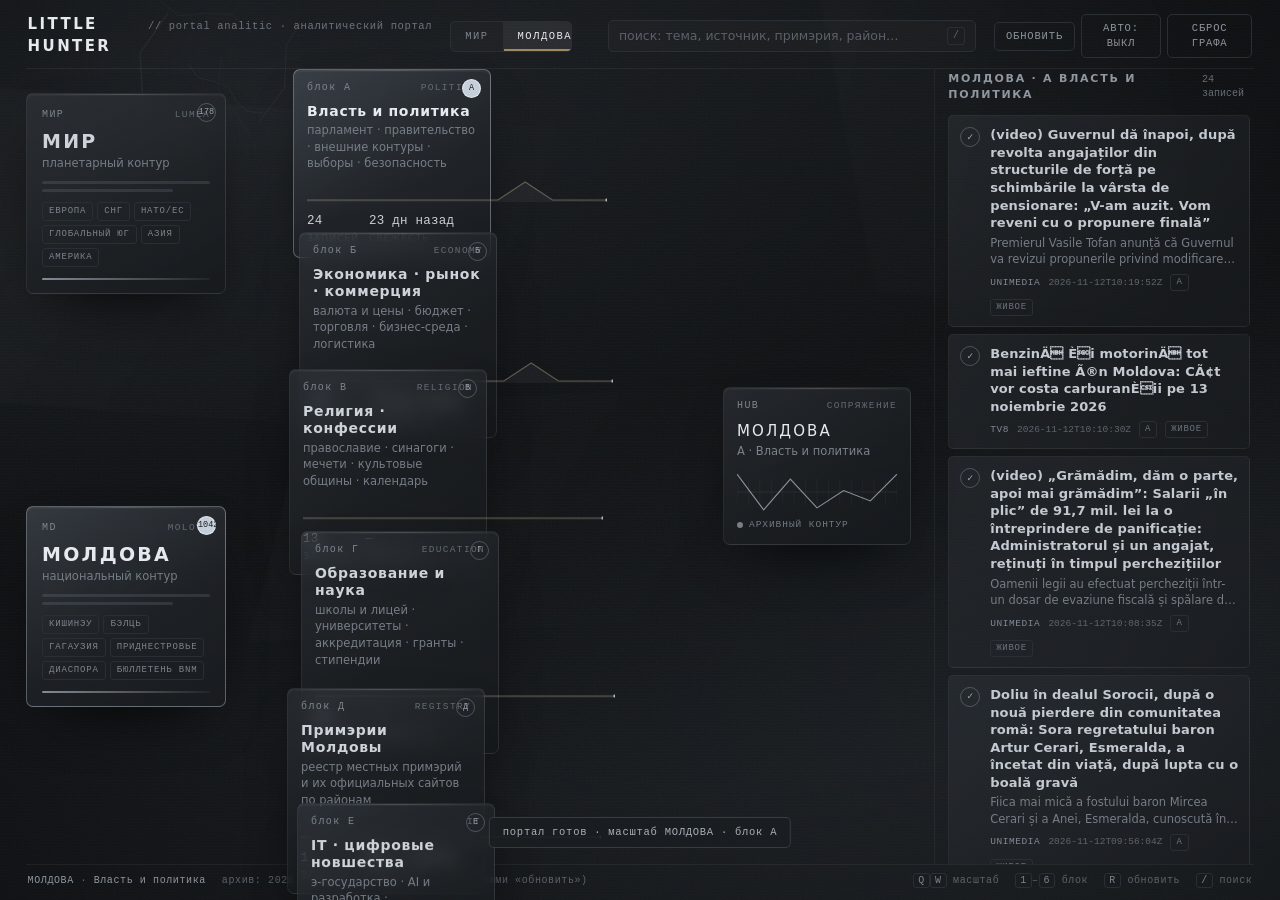
<file: index.html>
<!DOCTYPE html>
<html lang="ru">
<head>
<meta charset="utf-8">
<meta name="viewport" content="width=device-width,initial-scale=1">
<title>LITTLE HUNTER // PORTAL ANALITIC — МИР · МОЛДОВА</title>
<meta name="description" content="Локальный аналитический портал: граф из блоков-нодов. Два масштаба — МИР и МОЛДОВА; шесть тематических блоков: политика, экономика, религия, образование, примэрии Молдовы, IT.">
<link rel="stylesheet" href="app/ui.css">
<link rel="icon" href="data:image/svg+xml,%3Csvg xmlns='http://www.w3.org/2000/svg' viewBox='0 0 32 32'%3E%3Crect width='32' height='32' rx='5' fill='%23161a1e'/%3E%3Cg fill='none' stroke='%239fb0c0' stroke-width='1.4'%3E%3Crect x='6' y='6' width='9' height='7' rx='1.5'/%3E%3Crect x='17' y='12' width='9' height='7' rx='1.5'/%3E%3Crect x='6' y='19' width='9' height='7' rx='1.5'/%3E%3Cpath d='M15 9.5c4 0 2 5 2 6.5'/%3E%3C/g%3E%3C/svg%3E">
</head>
<body>
<div id="stage">
  <div id="bgbase"></div>
  <div class="ghost g1"></div>
  <div class="ghost g2"></div>
  <div class="ghost g3"></div>
  <canvas id="filaments"></canvas>
  <div id="grain"></div>
  <div id="scan"></div>
  <div id="vig"></div>

  <div id="shell">

    <header id="top">
      <div class="brand">
        <b>Little Hunter</b><i>// portal analitic · аналитический портал</i>
      </div>
      <div class="scopes" id="scopes" role="tablist" aria-label="Масштаб анализа">
        <button class="scope-pick" data-scope="WORLD" title="Планетарный контур: мировая политика, рынки, конфессии, наука, IT">МИР</button>
        <button class="scope-pick" data-scope="MD" title="Национальный контур: Молдова + реестр примэрий">МОЛДОВА</button>
      </div>
      <div class="spacer"></div>
      <label class="search" for="q" title="Поиск по ленте и по реестру примэрий">
        <input id="q" type="search" placeholder="поиск: тема, источник, примэрия, район…" autocomplete="off" spellcheck="false">
        <kbd>/</kbd>
      </label>
      <div class="ctrl">
        <button class="btn" id="btnLive" title="Подтянуть свежие данные из открытых источников (нужен интернет)">обновить</button>
        <button class="btn" id="btnAuto" title="Автообновление каждые 10 минут">авто: выкл</button>
        <button class="btn" id="btnReset" title="Вернуть узлы на типовые позиции">сброс графа</button>
      </div>
    </header>

    <main id="work">
      <section id="field">
        <svg id="wires" aria-hidden="true">
          <defs>
            <marker id="arw" viewBox="0 0 10 10" refX="9" refY="5" markerWidth="5.5" markerHeight="5.5" orient="auto-start-reverse">
              <path d="M0 1.2 L8.4 5 L0 8.8 z" fill="rgba(190,202,215,.55)"></path>
            </marker>
            <marker id="arwHot" viewBox="0 0 10 10" refX="9" refY="5" markerWidth="6" markerHeight="6" orient="auto-start-reverse">
              <path d="M0 1.2 L8.4 5 L0 8.8 z" fill="rgba(226,236,246,.9)"></path>
            </marker>
          </defs>
          <g id="wireLayer"></g>
        </svg>
        <div id="nodes"></div>
      </section>

      <aside id="stream">
        <div id="streamHead">
          <b id="streamTitle">Лента</b>
          <span class="cnt" id="streamCount"></span>
        </div>
        <div id="streamList"></div>
      </aside>
    </main>

    <footer id="bottom">
      <span><b id="stScope">—</b> · <b id="stTopic">—</b></span>
      <span id="stFresh">архив: —</span>
      <span id="stNet">сеть: —</span>
      <span class="sp"></span>
      <span id="fx"></span>
      <span class="sp"></span>
      <span><span class="k">Q</span><span class="k">W</span> масштаб</span>
      <span><span class="k">1</span>–<span class="k">6</span> блок</span>
      <span><span class="k">R</span> обновить</span>
      <span><span class="k">/</span> поиск</span>
    </footer>
  </div>

  <div id="reader"><div id="readerBox"></div></div>
  <div id="toast"></div>
</div>

<!-- ---- данные (собираются офлайн-конвейером и живыми источниками) ---- -->
<script src="data/feeds.js"></script>
<script src="data/primarii.js"></script>
<script src="data/reference.js"></script>
<script src="data/sources.js"></script>

<!-- ---- ядро портала ---- -->
<script src="app/00-core.js"></script>
<script src="app/10-graph.js"></script>
<script src="app/15-data.js"></script>
<script src="app/20-panel.js"></script>
<script src="app/30-live.js"></script>
<script src="app/90-boot.js"></script>
</body>
</html>
</file>
<file: app/ui.css>
/* ============================================================
   LITTLE HUNTER // PORTAL ANALITIC — визуальная система
   Палитра выведена прямым сэмплированием кадра-референса
   (преобладающие кластеры: 181818, 303030, 484848,
    181830, 303048, 304848, 787878, a8a8a8)
   ============================================================ */

:root{
  --void:#0d0f11;          /* самая тёмная точка кадра        */
  --ink:#14171a;           /* фон сцены                       */
  --ink-2:#1b1f23;         /* нижняя половина фона            */
  --slab:#23272c;          /* стекло «холодное»               */
  --slab-2:#2b3037;        /* стекло «тёплое»                 */
  --line:#3a4048;          /* линии связей                    */
  --line-soft:#2a2f36;
  --txt:#9aa1aa;           /* основной текст (вторичный)      */
  --txt-dim:#6d747c;
  --hi:#cdd3d9;            /* светлые акценты (a8a8a8+)       */
  --hi-2:#e6eaee;

  /* очень сдержанные тональные метки — кадр почти монохромный */
  --tone-world:#6f8ba6;    /* планетарный масштаб             */
  --tone-md:#9c8a63;       /* молдавский масштаб              */
  --tone-live:#79a58c;     /* «живые» данные                  */
  --tone-cache:#7b7f85;    /* архивные данные                 */

  --r-sm:3px; --r-md:5px; --r-lg:7px;
  --shadow-node:0 24px 60px -28px rgba(0,0,0,.95), 0 2px 0 0 rgba(255,255,255,.03) inset;
  --f-ui:"Segoe UI Variable Text","Segoe UI",system-ui,-apple-system,"Noto Sans",sans-serif;
  --f-mono:"Cascadia Mono","Cascadia Code",ui-monospace,Consolas,"Liberation Mono",monospace;
  --f-disp:"Segoe UI Variable Display","Segoe UI Semibold",system-ui,sans-serif;
}

*{box-sizing:border-box;margin:0;padding:0}
html,body{height:100%}
body{
  background:var(--void); color:var(--txt);
  font-family:var(--f-ui); font-size:13px; line-height:1.45;
  overflow:hidden; -webkit-font-smoothing:antialiased;
  cursor:default;
}
::selection{background:rgba(160,175,190,.22);color:var(--hi-2)}
a{color:inherit;text-decoration:none}
button{font:inherit;color:inherit;background:none;border:0;cursor:pointer}
input{font:inherit;color:inherit;background:none;border:0;outline:0}

/* ---------- фон сцены: слои ---------- */
#stage{position:fixed;inset:0;overflow:hidden}
#bgbase{
  position:absolute;inset:0;
  background:
    radial-gradient(120% 90% at 18% 12%, rgba(90,102,118,.10), transparent 62%),
    radial-gradient(90% 70% at 88% 78%, rgba(70,86,104,.07), transparent 60%),
    linear-gradient(168deg,var(--ink) 0%, var(--void) 46%, var(--ink-2) 100%);
}
/* призрачные панели-параллелограммы, как в кадре */
.ghost{
  position:absolute;pointer-events:none;
  background:linear-gradient(112deg,rgba(255,255,255,.045),rgba(255,255,255,.012) 55%,rgba(255,255,255,0));
  filter:blur(1px);mix-blend-mode:screen;opacity:.55;
  transition:transform 1.6s cubic-bezier(.16,.8,.2,1);
}
.ghost.g1{width:46vw;height:34vh;left:-6vw;top:12vh;transform:skewX(-19deg) skewY(4deg)}
.ghost.g2{width:34vw;height:26vh;left:22vw;top:44vh;transform:skewX(-14deg) skewY(-3deg);opacity:.35}
.ghost.g3{width:26vw;height:40vh;right:8vw;top:-6vh;transform:skewX(11deg) skewY(5deg);opacity:.25}
#filaments{position:absolute;inset:0;opacity:.5;pointer-events:none}
#grain{
  position:absolute;inset:-50%;pointer-events:none;opacity:.045;
  background-image:var(--noise);background-size:180px 180px;
  animation:grain 5.6s steps(6) infinite;
}
@keyframes grain{
  0%{transform:translate(0,0)}   20%{transform:translate(-2%,1%)}
  40%{transform:translate(1%,-2%)} 60%{transform:translate(-1%,-1%)}
  80%{transform:translate(2%,1%)}  100%{transform:translate(0,0)}
}
#vig{position:absolute;inset:0;pointer-events:none;
  background:radial-gradient(120% 100% at 50% 46%, transparent 42%, rgba(0,0,0,.55) 88%, rgba(0,0,0,.8));}
#scan{position:absolute;inset:0;pointer-events:none;opacity:.25;
  background:repeating-linear-gradient(to bottom,rgba(255,255,255,.028) 0 1px,transparent 1px 3px);}

/* ---------- каркас интерфейса ---------- */
#shell{position:absolute;inset:0;display:grid;
  grid-template-rows:auto 1fr auto;grid-template-columns:1fr;
  padding:0 clamp(14px,2vw,30px)}

#top{display:flex;align-items:center;gap:18px;padding:14px 2px 10px;
  border-bottom:1px solid rgba(255,255,255,.055)}
.brand{display:flex;align-items:baseline;gap:10px;min-width:0}
.brand b{font-family:var(--f-disp);font-size:15px;font-weight:600;color:var(--hi-2);
  letter-spacing:.16em;text-transform:uppercase}
.brand i{font-style:normal;font-family:var(--f-mono);font-size:10.5px;color:var(--txt-dim);
  letter-spacing:.06em;white-space:nowrap}
#top .spacer{flex:1}
.search{display:flex;align-items:center;gap:8px;border:1px solid var(--line-soft);
  border-radius:var(--r-md);padding:6px 10px;background:rgba(255,255,255,.02);
  transition:border-color .25s,background .25s}
.search:focus-within{border-color:rgba(180,195,210,.35);background:rgba(255,255,255,.04)}
.search input{width:min(30vw,320px);font-size:12.5px}
.search input::placeholder{color:#5a616a}
.search kbd{font-family:var(--f-mono);font-size:10px;color:#5c636b;border:1px solid var(--line-soft);
  border-radius:3px;padding:1px 5px}

.ctrl{display:flex;align-items:center;gap:6px}
.btn{font-family:var(--f-mono);font-size:10.5px;letter-spacing:.08em;text-transform:uppercase;
  color:#8d949c;border:1px solid var(--line-soft);border-radius:var(--r-md);padding:6px 11px;
  transition:color .2s,border-color .2s,background .2s,transform .12s}
.btn:hover{color:var(--hi);border-color:rgba(180,195,210,.3);background:rgba(255,255,255,.04)}
.btn:active{transform:translateY(1px)}
.btn.on{color:var(--tone-live);border-color:rgba(121,165,140,.4)}

/* ---------- переключатель двух блоков: планетарный / национальный ---------- */
.scopes{display:flex;border:1px solid var(--line-soft);border-radius:var(--r-md);
  overflow:hidden;background:rgba(255,255,255,.02)}
.scope-pick{position:relative;font-family:var(--f-mono);font-size:10.5px;letter-spacing:.14em;
  text-transform:uppercase;color:#7c838b;padding:7px 14px;transition:color .22s,background .22s}
.scope-pick + .scope-pick{border-left:1px solid var(--line-soft)}
.scope-pick:hover{color:var(--hi);background:rgba(255,255,255,.04)}
.scope-pick.on{color:var(--hi-2);background:rgba(255,255,255,.055)}
.scope-pick.on::after{content:'';position:absolute;left:0;right:0;bottom:0;height:2px;
  background:var(--tone-world)}
.scope-pick[data-scope="MD"].on::after{background:var(--tone-md)}
@media (max-width:1040px){.scopes .scope-pick{padding:7px 9px;letter-spacing:.08em}}

/* ---------- рабочая область ---------- */
#work{position:relative;display:grid;
  grid-template-columns:minmax(0,1fr) minmax(300px,25vw);
  gap:clamp(10px,1.4vw,22px);min-height:0}

#field{position:relative;min-width:0;min-height:0}
#wires{position:absolute;inset:0;width:100%;height:100%;overflow:visible;pointer-events:none}
.wire{fill:none;stroke:rgba(150,160,175,.30);stroke-width:1.1;
  transition:stroke .35s,stroke-width .35s,opacity .35s}
.wire.dim{opacity:.22}
.wire.hot{stroke:rgba(206,218,230,.75);stroke-width:1.5}
.wire-flow{fill:none;stroke:rgba(214,226,238,.85);stroke-width:1.4;stroke-dasharray:2 92;
  stroke-linecap:round;opacity:0}
.wire-flow.go{animation:flow 1.5s linear 1}
@keyframes flow{0%{opacity:0;stroke-dashoffset:0}12%{opacity:1}88%{opacity:.9}100%{opacity:0;stroke-dashoffset:-94}}
#nodes{position:absolute;inset:0}

/* ---------- узел-блок (стеклянная нода) ---------- */
.node{
  position:absolute;border-radius:var(--r-lg);
  background:linear-gradient(150deg,rgba(64,70,78,.40),rgba(30,34,38,.58) 58%,rgba(22,25,28,.62));
  border:1px solid rgba(255,255,255,.075);
  box-shadow:var(--shadow-node);
  backdrop-filter:blur(9px) saturate(1.08);
  -webkit-backdrop-filter:blur(9px) saturate(1.08);
  transition:box-shadow .35s,border-color .35s,opacity .4s,filter .4s;
  will-change:transform;
}
.node::before{content:"";position:absolute;left:0;right:0;top:0;height:1px;
  background:linear-gradient(90deg,transparent,rgba(255,255,255,.16),transparent)}
.node .n-body{padding:11px 13px 12px}
.node .n-kicker{display:flex;align-items:center;gap:7px;margin-bottom:7px}
.node .n-code{font-family:var(--f-mono);font-size:10px;color:#7f868e;letter-spacing:.14em}
.node .n-kind{font-family:var(--f-mono);font-size:9.5px;letter-spacing:.14em;text-transform:uppercase;
  color:#646b74;margin-left:auto}
.node h3{font-family:var(--f-disp);font-size:14px;font-weight:600;color:var(--hi);
  letter-spacing:.05em;line-height:1.25}
.node .n-sub{font-size:11.5px;color:#777e87;margin-top:2px}
.node .n-lines{margin-top:9px;display:grid;gap:5px}
.node .n-lines i{display:block;height:3px;border-radius:2px;background:rgba(190,200,212,.13)}
.node .n-lines i:nth-child(2){width:78%}
.node .n-lines i:nth-child(3){width:54%}
.node .n-metrics{display:flex;gap:10px;align-items:flex-end;margin-top:10px}
.node .n-metric{display:flex;flex-direction:column;gap:1px}
.node .n-metric b{font-family:var(--f-mono);font-size:12.5px;color:var(--hi);font-weight:500;letter-spacing:.02em}
.node .n-metric s{text-decoration:none;font-size:9.5px;color:#666d76;letter-spacing:.08em;text-transform:uppercase}
.node .n-ring{position:absolute;top:9px;right:9px;width:19px;height:19px;border-radius:50%;
  border:1px solid rgba(200,212,224,.28);display:grid;place-items:center;
  font-family:var(--f-mono);font-size:8.5px;color:#9aa3ad;
  transition:background .3s,border-color .3s,color .3s}
.node .n-spark{display:block;margin-top:8px;opacity:.8}

.node{cursor:pointer}
.node:hover{border-color:rgba(206,218,230,.22);
  box-shadow:0 26px 66px -26px rgba(0,0,0,.95),0 0 0 1px rgba(206,218,230,.05),0 1px 0 0 rgba(255,255,255,.07) inset}
.node:hover .n-ring{border-color:rgba(224,232,240,.5);color:var(--hi-2)}
.node.sel{border-color:rgba(214,226,238,.34);
  background:linear-gradient(150deg,rgba(84,92,102,.52),rgba(36,40,45,.62) 58%,rgba(26,29,33,.66))}
.node.sel .n-ring{background:rgba(214,226,238,.9);border-color:rgba(232,238,244,.9);color:#1b1f23}
.node.sel h3{color:var(--hi-2)}
.node.drag{cursor:grabbing;box-shadow:0 40px 90px -30px rgba(0,0,0,1)}
.node.off{opacity:.28;filter:saturate(.4)}
.node.pulse{animation:nodepulse .7s cubic-bezier(.2,.7,.2,1)}
@keyframes nodepulse{0%{box-shadow:var(--shadow-node)}
  35%{box-shadow:0 0 0 3px rgba(214,226,238,.13),var(--shadow-node)}
  100%{box-shadow:var(--shadow-node)}}

.node.enter{opacity:0;transform:translateY(14px) scale(.985)}

/* масштабные узлы (МИР / МОЛДОВА) — крупнее, как левая колонка кадра */
.node.scope{width:236px;padding:0}
.node.scope .n-body{padding:14px 15px 13px}
.node.scope h3{font-size:19px;letter-spacing:.12em}
.node .scope-flag{display:flex;gap:4px;margin-top:10px;flex-wrap:wrap}
.chip{font-family:var(--f-mono);font-size:9px;letter-spacing:.09em;text-transform:uppercase;
  color:#7e858e;border:1px solid var(--line-soft);border-radius:var(--r-sm);padding:2px 6px;
  transition:color .2s,border-color .2s,background .2s}
.chip:hover{color:var(--hi);border-color:rgba(206,218,230,.3)}
.chip.on{color:#1d2125;background:rgba(206,218,230,.82);border-color:transparent}
.node .scope-bar{height:2px;margin-top:11px;border-radius:2px;
  background:linear-gradient(90deg,rgba(214,226,238,.55),rgba(214,226,238,.05))}

/* хаб */
.node.hub{width:190px}
.node.hub .hub-scope{font-family:var(--f-disp);font-size:15px;letter-spacing:.14em;color:var(--hi-2);text-transform:uppercase}
.node.hub .hub-topic{font-size:11.5px;color:#7c838c;margin-top:1px;min-height:16px}
.node.hub canvas{display:block;margin:10px 0 4px;width:100%;height:44px}
.node.hub .hub-live{display:flex;align-items:center;gap:6px;font-family:var(--f-mono);
  font-size:9.5px;letter-spacing:.1em;text-transform:uppercase;color:#727a83}
.dot{width:6px;height:6px;border-radius:50%;background:var(--tone-cache);flex:0 0 auto}
.dot.live{background:var(--tone-live);box-shadow:0 0 0 0 rgba(121,165,140,.5);animation:blip 2.4s infinite}
@keyframes blip{0%{box-shadow:0 0 0 0 rgba(121,165,140,.45)}70%{box-shadow:0 0 0 7px rgba(121,165,140,0)}100%{box-shadow:0 0 0 0 rgba(121,165,140,0)}}

/* ---------- правая колонка результатов ---------- */
#stream{position:relative;min-height:0;display:flex;flex-direction:column;
  border-left:1px solid rgba(255,255,255,.05);padding-left:clamp(8px,1vw,16px)}
#streamHead{display:flex;align-items:center;gap:10px;padding:2px 0 10px;flex:0 0 auto}
#streamHead b{font-family:var(--f-disp);font-size:11px;letter-spacing:.16em;text-transform:uppercase;color:#8f97a1}
#streamHead .cnt{margin-left:auto;font-family:var(--f-mono);font-size:10px;color:#666d76}
#streamList{position:relative;overflow-y:auto;overflow-x:hidden;padding:2px 4px 24px 0;
  scrollbar-width:thin;scrollbar-color:#2e343a transparent}
#streamList::-webkit-scrollbar{width:7px}
#streamList::-webkit-scrollbar-thumb{background:#2e343a;border-radius:4px}
#streamList::-webkit-scrollbar-track{background:transparent}

.card{
  position:relative;display:grid;grid-template-columns:20px 1fr;gap:10px;
  border-radius:var(--r-md);padding:10px 11px;margin-bottom:7px;
  background:linear-gradient(140deg,rgba(58,64,71,.34),rgba(26,29,33,.5));
  border:1px solid rgba(255,255,255,.06);
  transition:transform .22s cubic-bezier(.2,.7,.2,1),border-color .22s,background .22s,box-shadow .22s;
  cursor:pointer;
}
.card.enter{opacity:0;transform:translateX(16px)}
.card:hover{transform:translateX(-3px);border-color:rgba(206,218,230,.22);
  background:linear-gradient(140deg,rgba(70,77,86,.44),rgba(30,34,38,.55));
  box-shadow:0 16px 34px -22px rgba(0,0,0,.95)}
.card .tick{width:20px;height:20px;border-radius:50%;border:1px solid rgba(206,218,230,.26);
  display:grid;place-items:center;font-size:9px;color:#98a1ab;margin-top:1px}
.card:hover .tick{border-color:rgba(226,234,242,.6);color:var(--hi-2)}
.card h4{font-size:13px;font-weight:600;color:#c3c9d0;line-height:1.35;letter-spacing:.01em}
.card p{font-size:11.5px;color:#767d86;margin-top:3px;
  display:-webkit-box;-webkit-line-clamp:2;-webkit-box-orient:vertical;overflow:hidden}
.card .meta{display:flex;gap:8px;align-items:center;margin-top:6px;flex-wrap:wrap}
.card .src{font-family:var(--f-mono);font-size:9.5px;letter-spacing:.06em;color:#828993}
.card .ago{font-family:var(--f-mono);font-size:9.5px;color:#5f666e}
.card .tag{font-family:var(--f-mono);font-size:9px;letter-spacing:.08em;text-transform:uppercase;
  color:#6d747d;border:1px solid var(--line-soft);border-radius:var(--r-sm);padding:1px 5px}
.card .go{position:absolute;right:9px;bottom:9px;font-family:var(--f-mono);font-size:9.5px;
  color:#5f666e;opacity:0;transition:opacity .2s,color .2s}
.card:hover .go{opacity:1;color:#9aa3ad}
.card.solid .tick{background:rgba(206,218,230,.14)}
.card.live{border-left:2px solid var(--tone-live)}
.card.live .tick{color:var(--tone-live);border-color:rgba(121,165,140,.45)}
.card.ref .tick{color:var(--hi);border-style:dashed}
.card.ref .src::before{content:'справка · ';color:#5f666e}

/* реестр примэрий */
.reg{display:grid;gap:4px}
.reg-row{display:grid;grid-template-columns:1fr auto;gap:10px;align-items:center;
  padding:7px 10px;border:1px solid transparent;border-radius:var(--r-md);
  background:rgba(255,255,255,.022);transition:background .18s,border-color .18s;cursor:pointer}
.reg-row:hover{background:rgba(255,255,255,.05);border-color:rgba(206,218,230,.16)}
.reg-row b{font-weight:600;font-size:12.5px;color:#b9bfc7}
.reg-row .rr-meta{display:flex;gap:8px;margin-top:1px}
.reg-row span{font-family:var(--f-mono);font-size:9.5px;color:#666d76;letter-spacing:.05em}
.reg-row .site{font-family:var(--f-mono);font-size:10px;color:#8fa0b0;max-width:44vw;
  overflow:hidden;text-overflow:ellipsis;white-space:nowrap}
.reg-row.nosite{opacity:.5}
.reg-row .nosite{border-bottom:1px dotted rgba(120,130,142,.35);color:#565d66}
.reg-row a.site:hover{color:#cfd8e1;text-decoration:underline}
.filters{display:flex;flex-wrap:wrap;gap:5px;padding:0 0 10px}
.empty{padding:26px 8px;color:#5f666e;font-family:var(--f-mono);font-size:11px;letter-spacing:.04em}

/* ---------- нижняя строка ---------- */
#bottom{display:flex;align-items:center;gap:16px;padding:9px 2px 12px;
  border-top:1px solid rgba(255,255,255,.05);font-family:var(--f-mono);font-size:10px;
  color:#5c636b;letter-spacing:.06em}
#bottom b{color:#8f97a1;font-weight:500}
#bottom .k{border:1px solid var(--line-soft);border-radius:3px;padding:1px 4px;color:#7c838c}
#bottom .sp{flex:1}
#fx{display:flex;gap:12px;align-items:center}
#fx i{font-style:normal;color:#a7aeb6;font-variant-numeric:tabular-nums}
#fx u{text-decoration:none;color:#5c636b;font-size:9px;margin-right:3px}

/* ---------- оверлей чтения ---------- */
#reader{position:fixed;inset:0;z-index:40;display:none;place-items:center;
  background:rgba(8,10,12,.72);backdrop-filter:blur(6px)}
#reader.on{display:grid;animation:fade .25s ease}
@keyframes fade{from{opacity:0}to{opacity:1}}
#readerBox{width:min(760px,86vw);max-height:82vh;overflow:auto;
  background:linear-gradient(150deg,rgba(52,58,65,.72),rgba(24,27,31,.88));
  border:1px solid rgba(206,218,230,.14);border-radius:var(--r-lg);
  box-shadow:0 60px 140px -60px #000;padding:22px 24px 20px;
  animation:rise .3s cubic-bezier(.16,.8,.2,1)}
@keyframes rise{from{transform:translateY(18px) scale(.99);opacity:0}to{transform:none;opacity:1}}
#readerBox h2{font-family:var(--f-disp);font-size:19px;color:var(--hi-2);letter-spacing:.02em;line-height:1.3}
#readerBox .rmeta{display:flex;gap:10px;align-items:center;flex-wrap:wrap;margin:9px 0 14px;
  font-family:var(--f-mono);font-size:10px;color:#787f88;letter-spacing:.06em}
#readerBox .rbody{font-size:13.5px;color:#a9b0b8;line-height:1.62}
#readerBox .rbody p{margin-bottom:10px}
.rclose{position:sticky;top:0;float:right;font-family:var(--f-mono);font-size:10px;
  color:#7c838c;border:1px solid var(--line-soft);border-radius:var(--r-md);padding:5px 9px}
.rclose:hover{color:var(--hi);border-color:rgba(206,218,230,.3)}
.rlink{display:inline-block;margin-top:14px;font-family:var(--f-mono);font-size:11px;
  color:#9db2c6;border:1px solid rgba(157,178,198,.3);border-radius:var(--r-md);padding:7px 12px;
  transition:background .2s,color .2s}
.rlink:hover{background:rgba(157,178,198,.14);color:#c6d6e4}

/* ---------- уведомления ---------- */
#toast{position:fixed;left:50%;bottom:52px;transform:translateX(-50%);z-index:50;
  display:flex;flex-direction:column;gap:6px;align-items:center;pointer-events:none}
.tst{font-family:var(--f-mono);font-size:10.5px;letter-spacing:.07em;color:#a9b0b8;
  background:rgba(26,30,34,.9);border:1px solid rgba(206,218,230,.16);border-radius:var(--r-md);
  padding:7px 13px;box-shadow:0 20px 40px -24px #000;animation:tin .28s ease}
@keyframes tin{from{opacity:0;transform:translateY(8px)}to{opacity:1;transform:none}}

/* ---------- адаптив ---------- */
@media (max-width:1180px){
  #work{grid-template-columns:1fr}
  #stream{border-left:0;padding-left:0;border-top:1px solid rgba(255,255,255,.05);padding-top:10px;max-height:42vh}
  .node.scope{width:200px}
  .search input{width:34vw}
}
@media (prefers-reduced-motion:reduce){
  *{animation-duration:.001s!important;transition-duration:.08s!important}
  #grain{animation:none}
}
</file>
